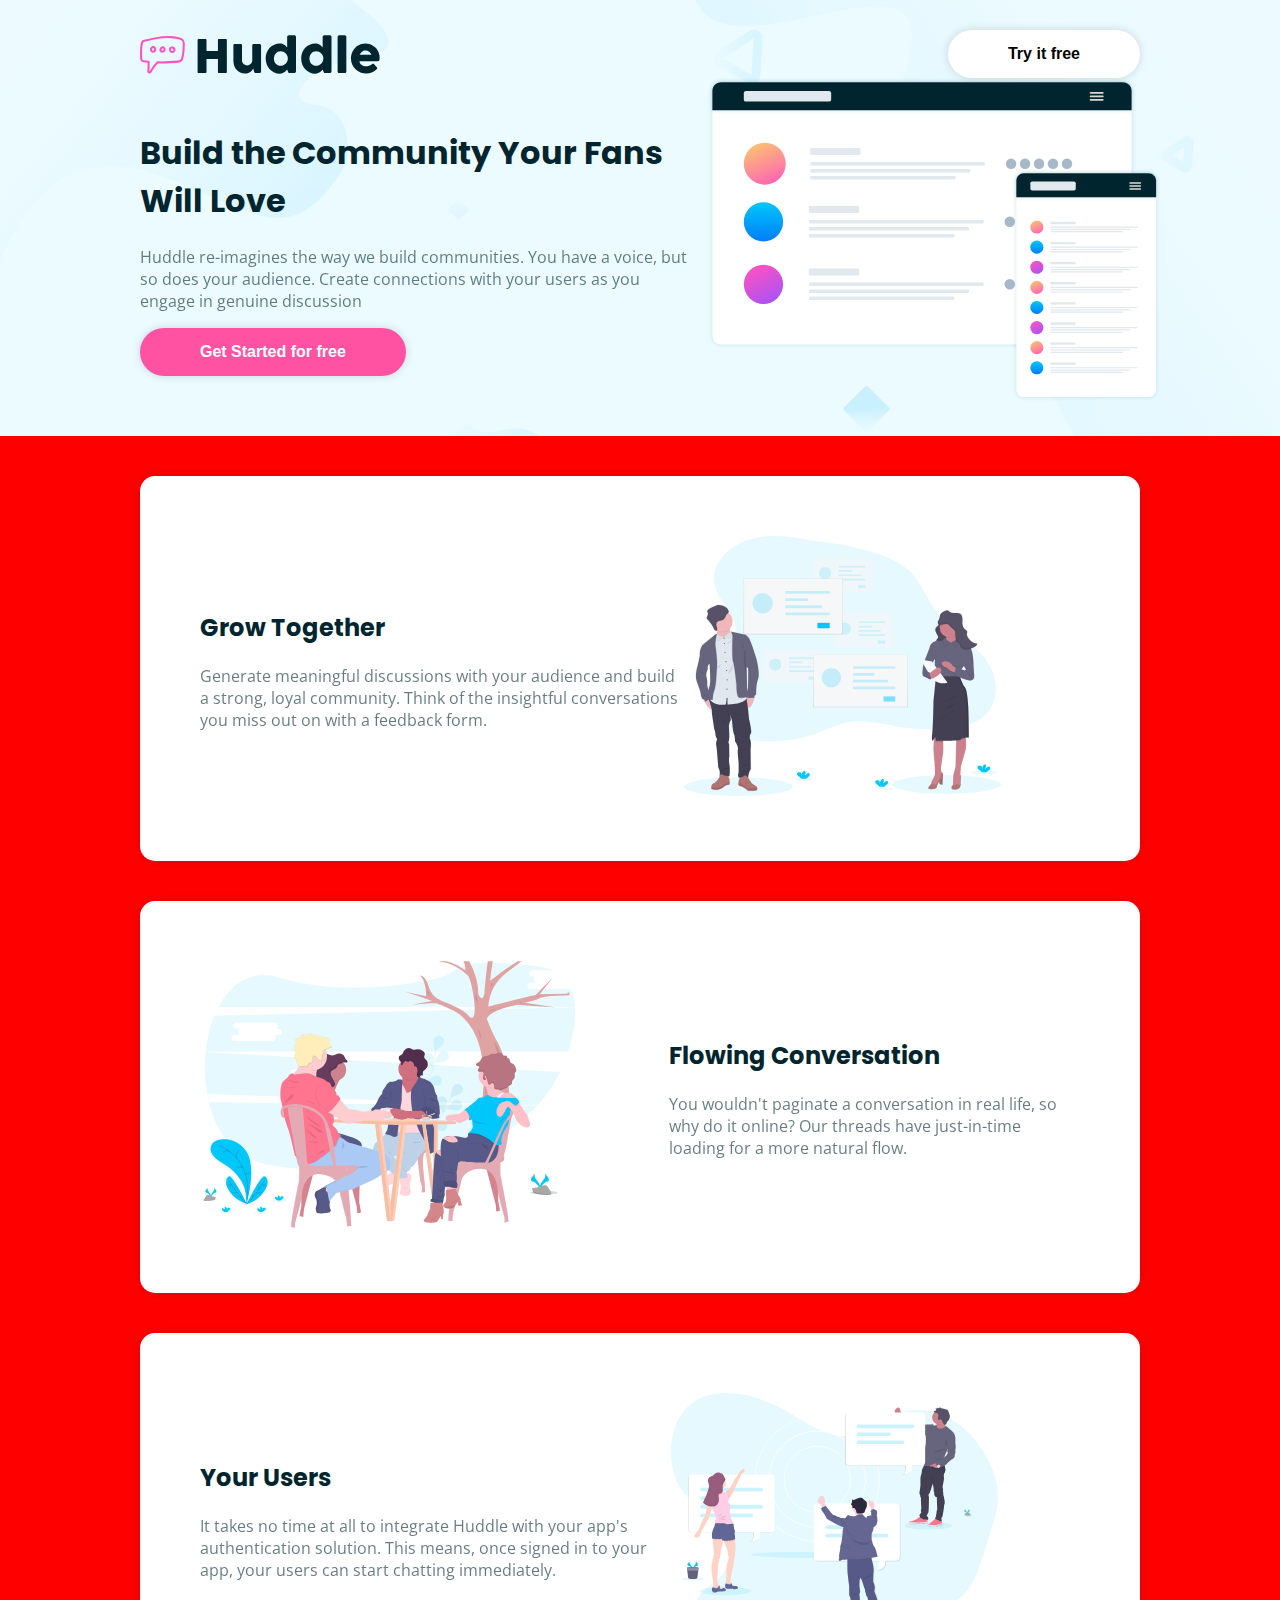
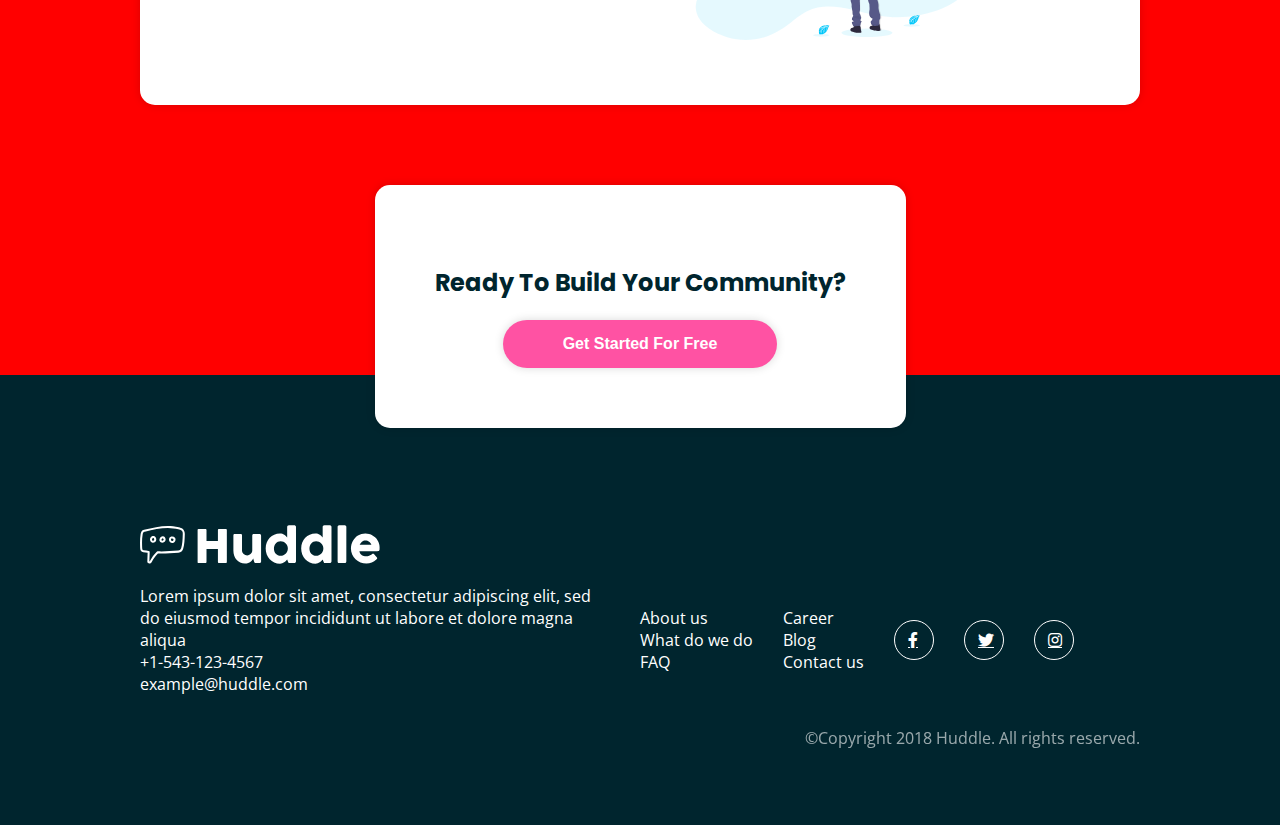
<file: Index.html>
<!DOCTYPE html>
<html lang="en">
<head>
  <meta charset="UTF-8">
  <meta name="viewport" content="width=device-width, initial-scale=1.0">
  <link href="./style.css"  rel="stylesheet" >
  <link rel="preconnect" href="https://fonts.googleapis.com">
  <link rel="preconnect" href="https://fonts.gstatic.com" crossorigin>
  <link href="https://fonts.googleapis.com/css2?family=Open+Sans:wght@400;700&family=Poppins:wght@600&display=swap" rel="stylesheet">
  <link rel="stylesheet" href="https://cdnjs.cloudflare.com/ajax/libs/font-awesome/5.12.1/css/all.min.css">
  <style>
  
  </style>
</head>
<body>
    <header>
        <div class="container" >
            <nav class="orient">

                <img  src="./Images/logo.svg"  alt="logo">
                <button class="button">
                    Try it free
                </button>
            </nav>
            
            <div class="orient">
                <div>    
                    <h1>Build the Community Your Fans Will Love</h1>
                    <p> Huddle re-imagines the way we build communities. You have a voice,
                        but so does your audience. 
                        Create connections with your users as you engage in genuine discussion 
                    </p>

                    <button class="button secondary-button">
                        Get Started for free
                    </button>
                </div>    
                <div>  
                    <img class="header-image" src="./Images/illustration-mockups.svg" alt="mockups">
                </div>
            </div>    
        </div>    
    </header>

    <main>

        <div class="container">
            
            <div class="holder orient">
            <div>
                    <h2>Grow Together </h2>
                    <p>
                        Generate meaningful discussions with your audience and build a
                        strong, loyal community. Think of the insightful conversations you
                        miss out on with a feedback form.
                    </p>
            </div> 
                   <div>
                       <img src="./Images/illustration-grow-together.svg" alt="">   
                   </div>
            </div>
            <div class="holder orient  orient-mobile">
                <div>
                    <img src="./Images/illustration-flowing-conversation.svg" alt="flowing conversation">
                </div>   
                <div>
                    <h2>Flowing Conversation</h2>                 
                    <p> You wouldn't paginate a conversation in real life, so why do it
                        online? Our threads have just-in-time loading for a more natural
                        flow.
                    </p>
                </div>                
            </div>
            <div class="holder orient">
                <div>
                    <h2>Your Users</h2>               
                    <p> It takes no time at all to integrate Huddle with your app's
                    authentication solution. This means, once signed in to your app,
                    your users can start chatting immediately. </p> 
                </div> 
                <div>
                    <img src="./Images/illustration-your-users.svg" alt="Your users">    
                </div>
            </div>    
        </div>      
        <div class="container center">        
                <div class="holder small-holder">
                    
                        <h2>Ready To Build Your Community?</h2>
                        <button class="button secondary-button">Get Started For Free</button>
                    
                </div>    
        </div>
    </main>
       


     <footer> 
    <div class="container">    
        <img  src="./Images/logowhite.svg"  alt="logo">           
        <div class="orient">
         
            <div>
               <ul>
                        <li>               
                                Lorem ipsum dolor sit amet, consectetur adipiscing elit, sed do
                                eiusmod tempor incididunt ut labore et dolore magna aliqua
                        </li>
                        <li>
                            +1-543-123-4567    
                        </li>
                        <li>
                            example@huddle.com 
                        </li>
               </ul> 
            </div>
            <div>
                <ul>
                    <li>
                        About us
                    </li>
                    <li>
                        What do we do
                    </li>    
                    <li>
                        FAQ
                    </li>
                </ul>
            </div>
            <div>
                <ul>
                    <li>
                        Career
                    </li>
                    <li>
                        Blog
                    </li>
                    <li>
                        Contact us
                    </li>
                </ul>
            </div>    
            <div> 
                <ul class="orient-socialmedia">
                    <li><a  class="shape" href="#"><i class="fab fa-facebook-f"></i></a></li>
                    <li><a  class="shape" href="#"><i class="fab fa-twitter"></i></a></li>
                    <li><a  class="shape" href="#"><i class="fab fa-instagram"></i></a></li>
                </ul>           
            </div>
        </div>
        <div>
           <p> &copy;Copyright 2018 Huddle. All rights
            reserved.</p>
        </div>
    </div>    
    </footer>
</body>        
</html>
</file>
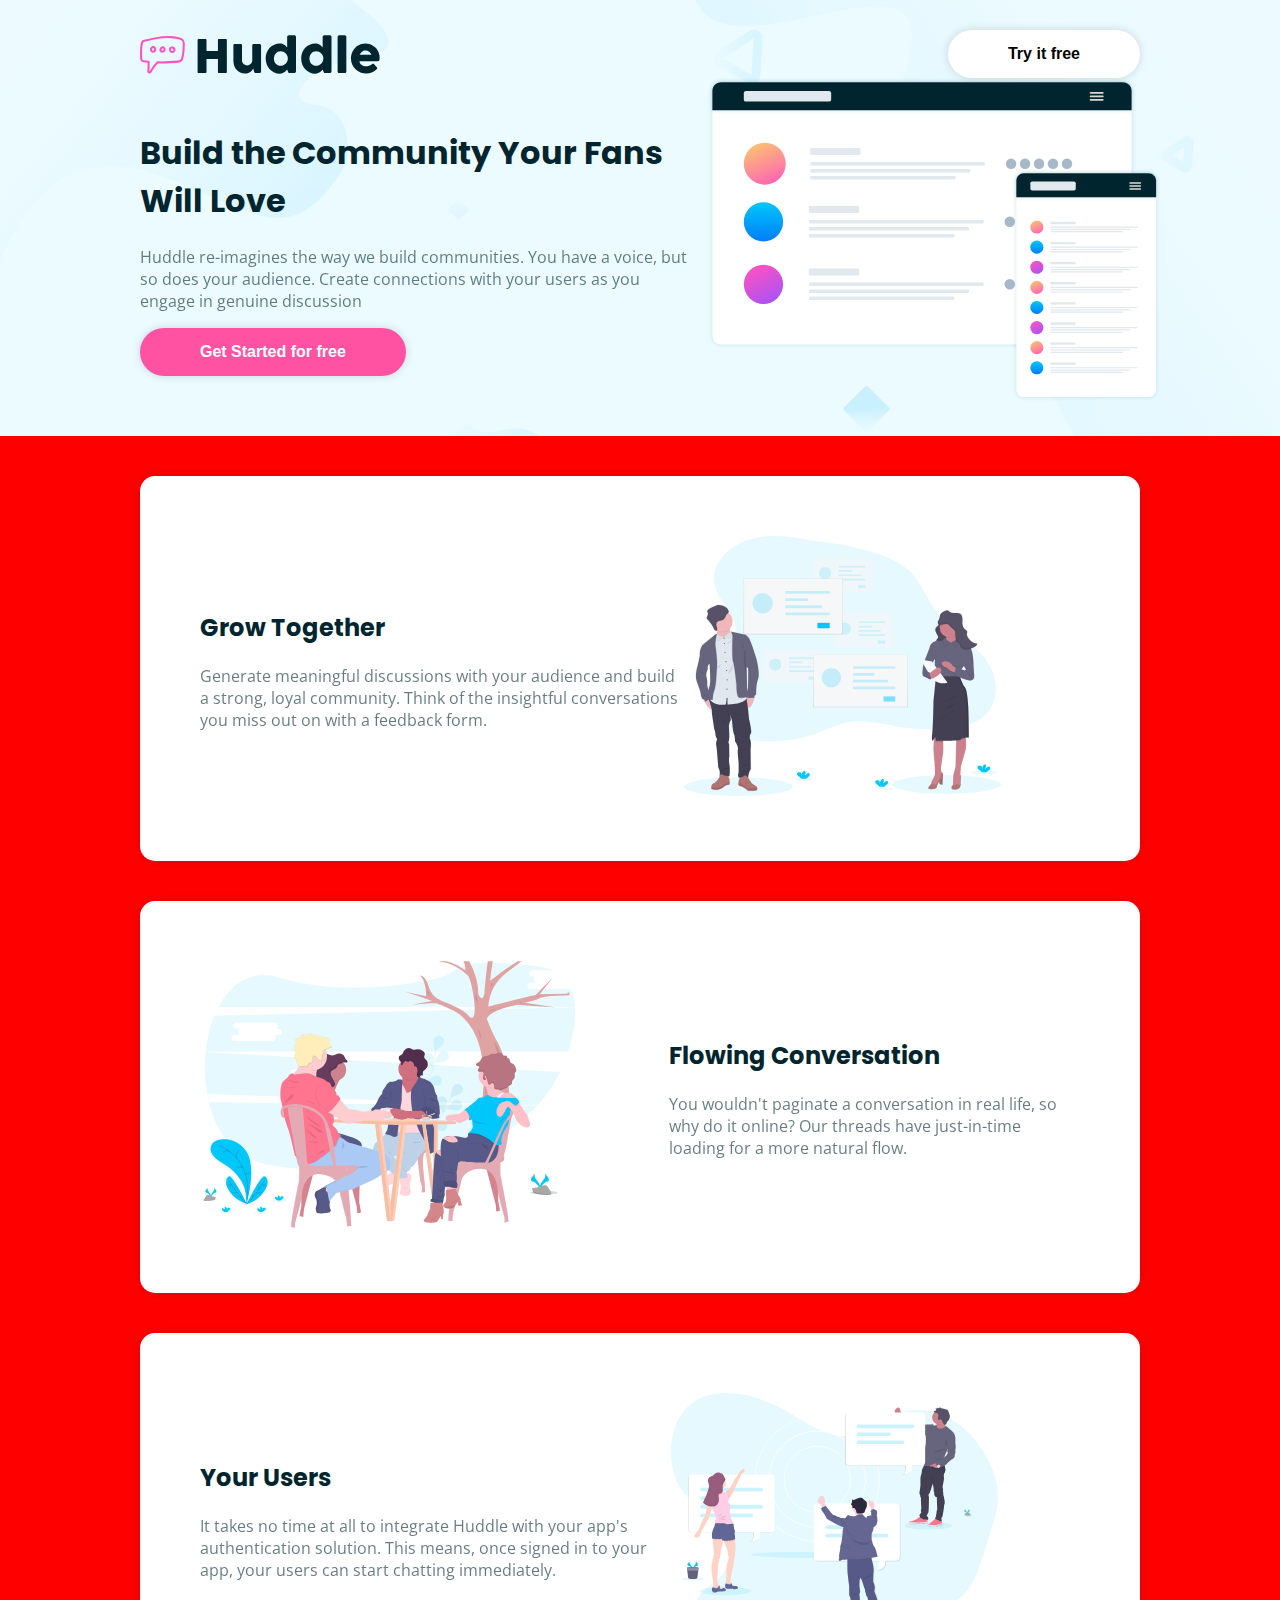
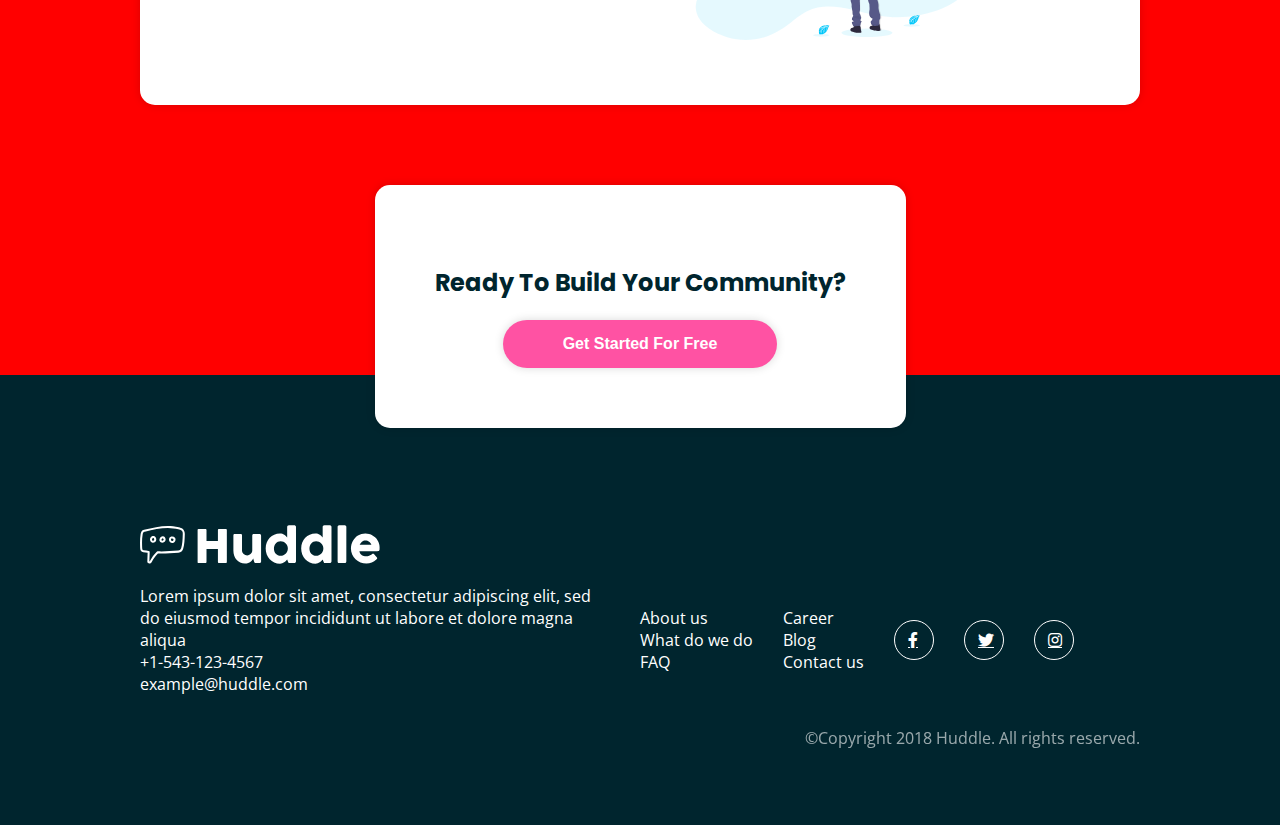
<file: index.html>
<!DOCTYPE html>
<html lang="en">
<head>
  <meta charset="UTF-8">
  <meta name="viewport" content="width=device-width, initial-scale=1.0">
  <link href="./style.css"  rel="stylesheet" >
  <link rel="preconnect" href="https://fonts.googleapis.com">
  <link rel="preconnect" href="https://fonts.gstatic.com" crossorigin>
  <link href="https://fonts.googleapis.com/css2?family=Open+Sans:wght@400;700&family=Poppins:wght@600&display=swap" rel="stylesheet">
  <link rel="stylesheet" href="https://cdnjs.cloudflare.com/ajax/libs/font-awesome/5.12.1/css/all.min.css">
  <style>
  
  </style>
</head>
<body>
    <header>
        <div class="container" >
            <nav class="orient">

                <img class="logo" src="./Images/logo.svg"  alt="logo">
                <button class="button">
                    Try it free
                </button>
            </nav>
            
            <div class="orient">
                <div>    
                    <h1>Build the Community Your Fans Will Love</h1>
                    <p> Huddle re-imagines the way we build communities. You have a voice,
                        but so does your audience. 
                        Create connections with your users as you engage in genuine discussion 
                    </p>

                    <button class="button secondary-button">
                        Get Started for free
                    </button>
                </div>    
                <div>  
                    <img class="header-image" src="./Images/illustration-mockups.svg" alt="mockups">
                </div>
            </div>    
        </div>    
    </header>

    <main>

        <div class="container">
            
            <div class="holder orient">
            <div>
                    <h2>Grow Together </h2>
                    <p>
                        Generate meaningful discussions with your audience and build a
                        strong, loyal community. Think of the insightful conversations you
                        miss out on with a feedback form.
                    </p>
            </div> 
                   <div>
                       <img src="./Images/illustration-grow-together.svg" alt="">   
                   </div>
            </div>
            <div class="holder orient  orient-mobile">
                <div>
                    <img src="./Images/illustration-flowing-conversation.svg" alt="flowing conversation">
                </div>   
                <div>
                    <h2>Flowing Conversation</h2>                 
                    <p> You wouldn't paginate a conversation in real life, so why do it
                        online? Our threads have just-in-time loading for a more natural
                        flow.
                    </p>
                </div>                
            </div>
            <div class="holder orient">
                <div>
                    <h2>Your Users</h2>               
                    <p> It takes no time at all to integrate Huddle with your app's
                    authentication solution. This means, once signed in to your app,
                    your users can start chatting immediately. </p> 
                </div> 
                <div>
                    <img src="./Images/illustration-your-users.svg" alt="Your users">    
                </div>
            </div>    
        </div>      
        <div class="container center">        
                <div class="holder small-holder">
                    
                        <h2>Ready To Build Your Community?</h2>
                        <button class="button secondary-button">Get Started For Free</button>
                    
                </div>    
        </div>
    </main>
       


     <footer> 
    <div class="container">    
        <img class="logo" src="./Images/logowhite.svg"  alt="logo">           
        <div class="orient">
         
            <div>
               <ul>
                        <li>               
                                Lorem ipsum dolor sit amet, consectetur adipiscing elit, sed do
                                eiusmod tempor incididunt ut labore et dolore magna aliqua
                        </li>
                        <li>
                            +1-543-123-4567    
                        </li>
                        <li>
                            example@huddle.com 
                        </li>
               </ul> 
            </div>
            <div>
                <ul>
                    <li>
                        About us
                    </li>
                    <li>
                        What do we do
                    </li>    
                    <li>
                        FAQ
                    </li>
                </ul>
            </div>
            <div>
                <ul>
                    <li>
                        Career
                    </li>
                    <li>
                        Blog
                    </li>
                    <li>
                        Contact us
                    </li>
                </ul>
            </div>    
            <div> 
                <ul class="orient-socialmedia">
                    <li><a  class="shape" href="#"><i class="fab fa-facebook-f"></i></a></li>
                    <li><a  class="shape" href="#"><i class="fab fa-twitter"></i></a></li>
                    <li><a  class="shape" href="#"><i class="fab fa-instagram"></i></a></li>
                </ul>           
            </div>
        </div>
        <div>
           <p> &copy;Copyright 2018 Huddle. All rights
            reserved.</p>
        </div>
    </div>    
    </footer>
</body>        
</html>
</file>
<file: style.css>
*{
    box-sizing: border-box;
}

body{
    margin:0;
    background-color:red;
    font-family: "Open Sans", sans-serif ;
    color: hsl(192,100%,9%)
}

h1,h2{
    font-family: "Poppins", sans-serif ;
}

p{
    opacity: 0.6;
}


.container{
    margin: 0 auto;
    width: 1000px;
    max-width: 100%;
}

img{
    max-width:100%;
    min-width:20% ;
  
}
.header-image{
    margin-left: 20px;
    
}


header{
    background-image: url(./Images/bg-hero-desktop.svg);
    background-size: cover;
    background-position:center;
    padding: 30px 0;
    background-color: hsl(193,100%,96%);
}

.orient{
    display: flex;
    align-items: center;    
}

nav{
    align-items: center;
    justify-content: space-between;
    
}

.button{
    border-radius: 50px;
    background-color: white;
    font-size: 16px;
    padding: 15px 60px;
    border: none;
    cursor: pointer;
    font-weight: 700;
    box-shadow: 0 0 10px rgba(0, 0, 0 , 0.15);
    min-width: 10%;

}

.secondary-button{
    background-color: hsl(332,100%,66%);
    color:white;
    min-width: 10%;
}

.holder{
    box-shadow: 0 0 10px rgba(0, 0, 0 , 0.15);
    padding: 0px 10px;
    align-items: center;
    border-radius: 15px;
    margin: 40px 0;
    padding: 60px;
    background-color: white;

}

.holder img{
    max-width: 80%;
   
}

.small-holder{   

    display: inline-block;
    position: relative;
    z-index: 1;
    


}

.center{
    text-align: center;
    max-height: 170px;
    padding: 0%;
}


footer{
   
    background-color:hsl(192,100%,9%) ;
    color: white;
    margin: auto;
    padding: 150px 0 60px;
    margin-top: 60px;

}
footer ul{
    padding: 0;
    list-style-type: none;
}

footer ul li{
    max-width: 500px;
    padding-right: 30px;
}


footer ul li .shape{
    border: 1px solid white;
    width: 40px;
    height: 40px;
    border-radius: 50%;
    display: inline-flex ;
    color: #fff;
    align-items: center;
    margin: auto;
    padding-left: 13px;


}



footer p{
    text-align: right;
}

footer .orient-socialmedia{

     display: flex;
}

@media screen and (max-width:768px) {
   

    nav.orient{
        flex-direction: row;
    }
    .orient{
              flex-direction: column;          
              align-items: center;
              
    
    }
    body{
        text-align: center;
    }
   .orient-mobile{
       flex-direction: column-reverse;
   }

   .center .holder{
       padding: 30px;
       padding-bottom:49px ;
   }
   footer p{
    text-align: center;
}


footer ul li{
    max-width: 500px;
    padding-right: 40px;
    align-items: flex-start;
}

.header-image{
    margin-top: 40px;
    
}


}
</file>
